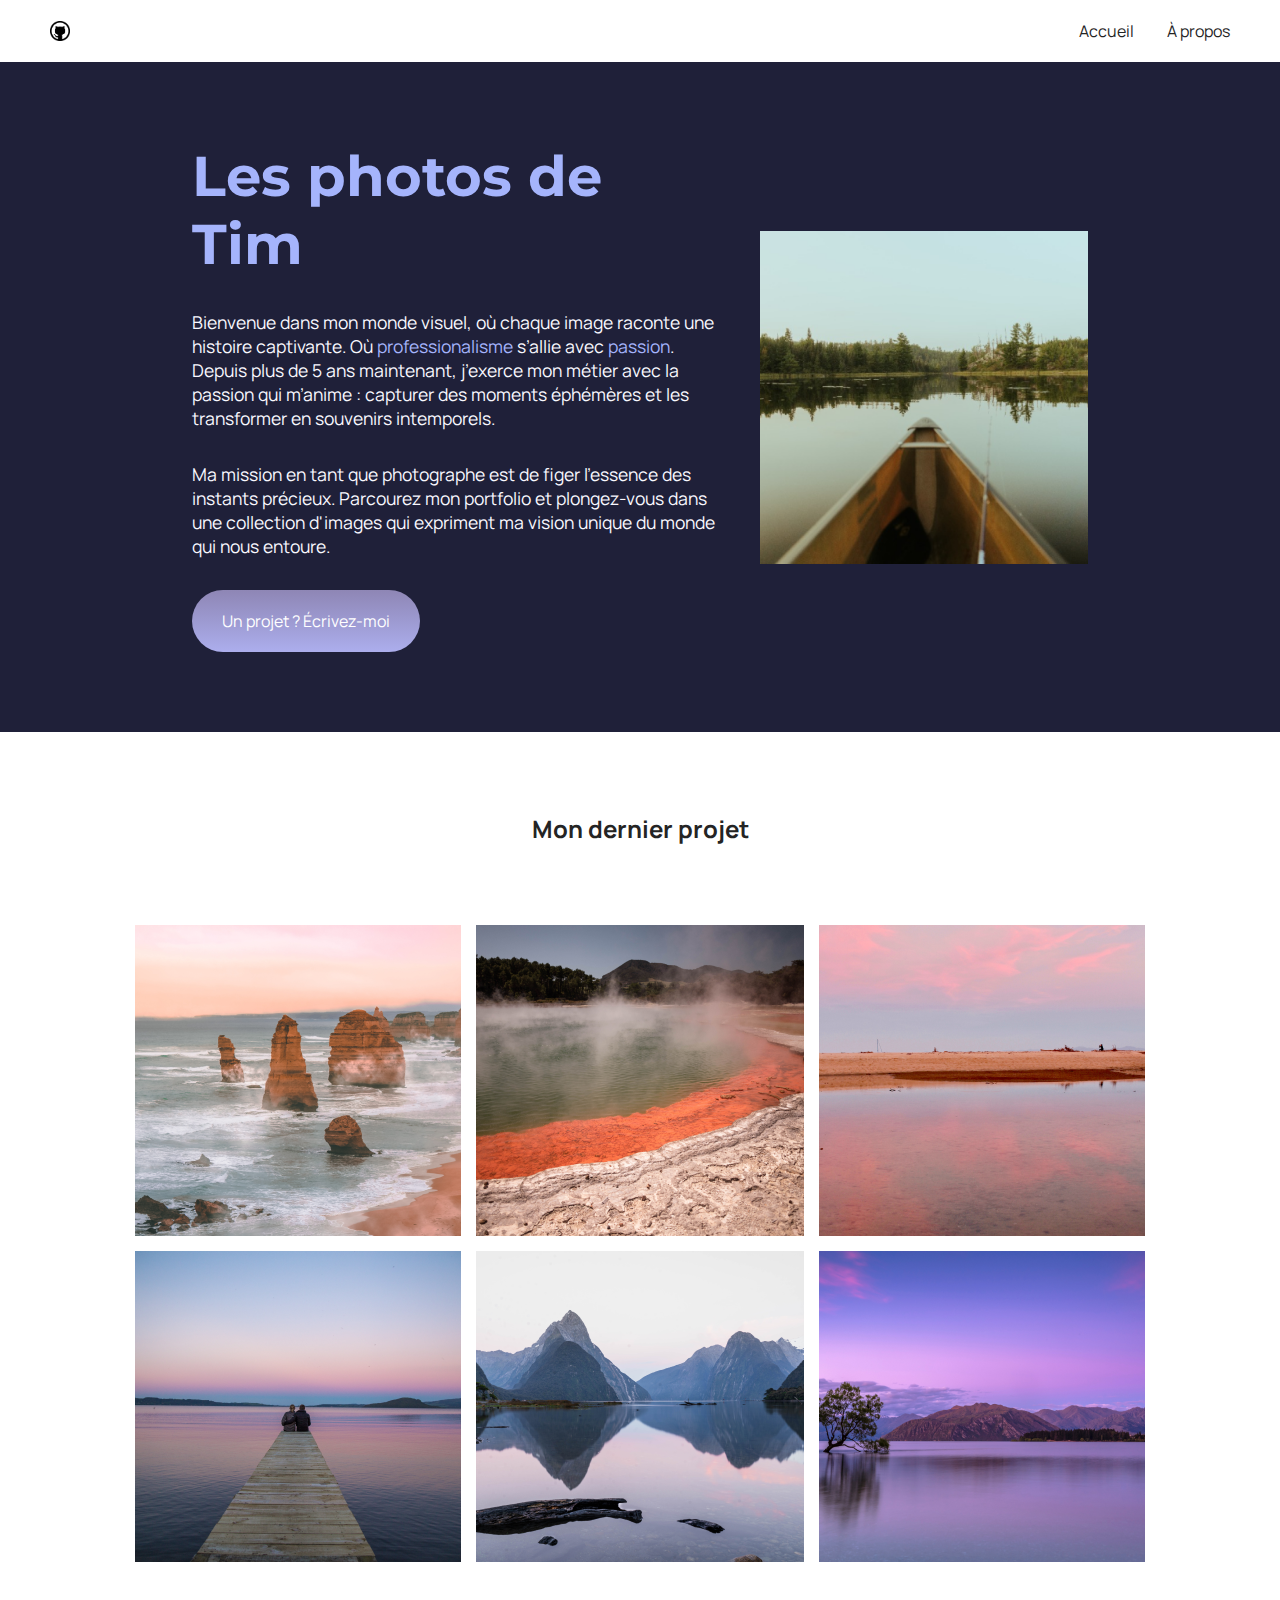
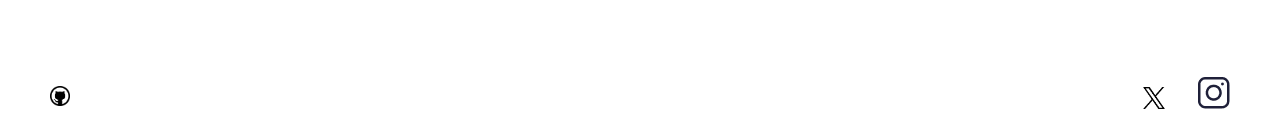
<file: index.html>
<!DOCTYPE html>
<html lang="fr">

<head>
    <meta charset="utf-8" >
    <title>Accueil - Tim photographie</title>
    <link href="style-tim.css" rel="stylesheet" >
    <link rel="preconnect" href="https://fonts.googleapis.com">
    <link rel="preconnect" href="https://fonts.gstatic.com" crossorigin>
    <link href="https://fonts.googleapis.com/css2?family=Manrope&family=Montserrat&display=swap" rel="stylesheet">
</head>

<body>
    <header>
        <!--Navigation principale-->
        <nav>
            <img src="images/github-logo.png" alt="Logo Tim photos" width="20px" height="20px">
            <div>
                <a href="index.html">Accueil</a>
                <a href="a_propos.html">À propos</a>
            </div>
        </nav>
    </header>
    <main>
        <!--Présentation de la mission-->
        <section class="accueil-introduction">
            <div class="accueil-paragraphe">
                <h1>Les photos de Tim</h1>
                <p>
                    Bienvenue dans mon monde visuel, où chaque image raconte une histoire captivante.
                    Où <em>professionalisme</em> s’allie avec <em>passion</em>. 
                    <br/>Depuis plus de 5 ans maintenant, j’exerce mon métier avec la passion
                    qui m’anime : capturer des moments éphémères et les transformer en souvenirs intemporels.
                </p>
                <p>
                    Ma mission en tant que photographe est de figer l'essence des instants précieux. 
                    Parcourez mon portfolio et plongez-vous dans une collection d'images qui expriment ma vision unique du monde qui nous entoure.
                </p>
                <a href="" class="cta">Un projet ? Écrivez-moi</a>
            </div>
            <img src="images/photo-canoe.png" alt="Canoe" width="500px" height="333px">
        </section>
        <!--Galerie photograqphies-->
        <section class="accueil-photos">
            <h2>Mon dernier projet</h2>
            <div>
                <img src="images/Photo1.png" alt="Twelve apostles - Australie" >
                <img src="images/Photo2.png" alt="Wai-O-Tapu - Nouvelle-Zélande" >
                <img src="images/Photo3.png" alt="Parc National d’Abel Tasman - Nouvelle-Zélande" >
            </div>
            <div>
                <img src="images/Photo4.png" alt="Lac Rotorua - Nouvelle-Zélande" >
                <img src="images/Photo5.png" alt="Milford Sound - Nouvelle-Zélande" >
                <img src="images/Photo6.png" alt="Lac Wanaka - Nouvelle-Zélande" >
            </div>
        </section>
    </main>
    <footer>
        <img src="images/github-logo.png" alt="Logo Tim photos"  width="20px" height="20px">
        <!--Liens vers les réseaux sociaux-->
        <div>
        <a target="_blank" href="https://twitter.com/" class="lien-icone">
            <img src="images/x-logo/logo-black.png" alt="Logo Twitter" width="22px" height="22px">
        </a>
        <a target="_blank" href="https://www.instagram.com/" class="lien-icone">
            <img src="images/instagram.png" alt="Logo Instagram" >
        </a>
        </div>
    </footer>
</body>

</html>
</file>
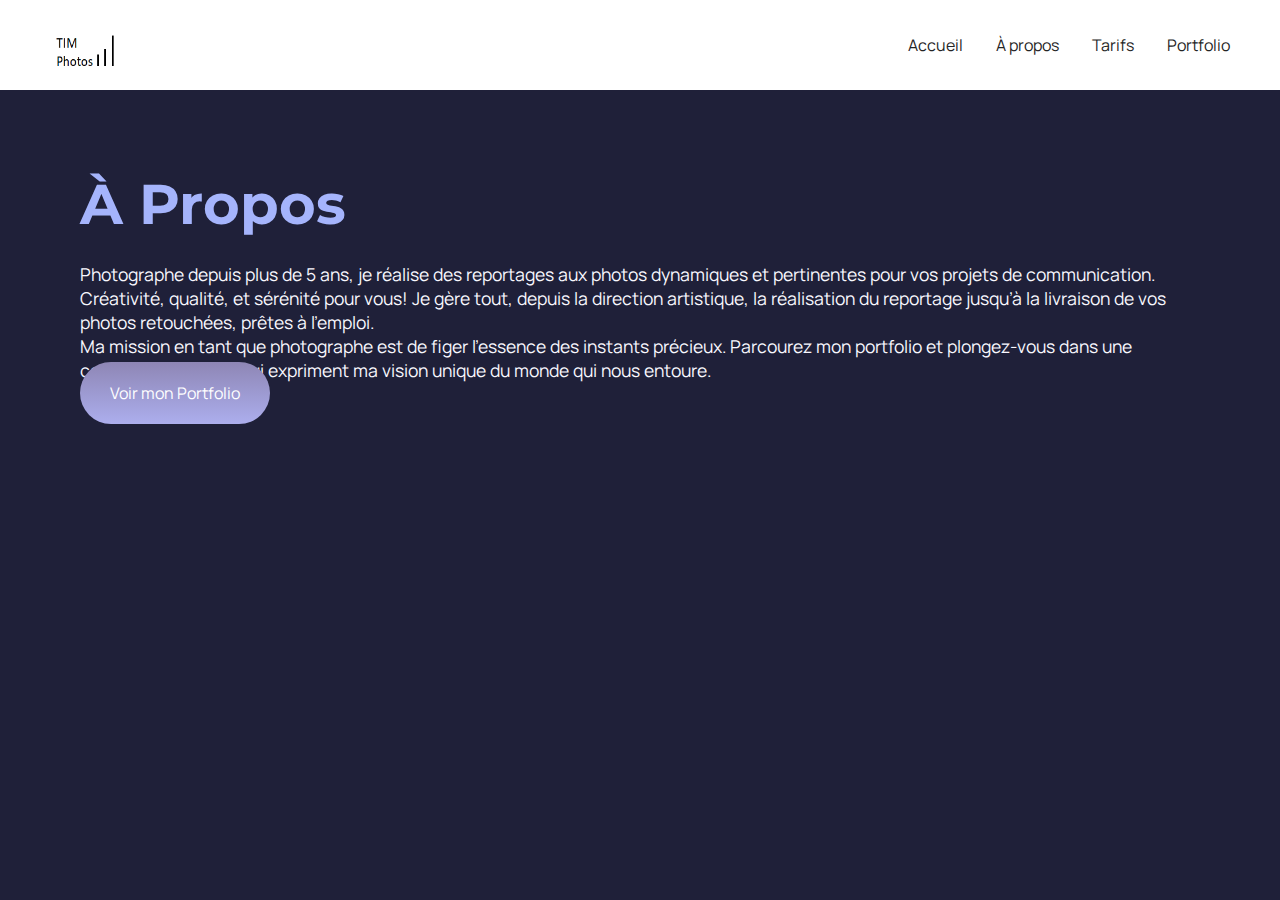
<file: a_propos.html>
<!DOCTYPE html>
<html lang="fr">
<head>
    <meta charset="UTF-8">
    <meta name="viewport" content="width=device-width, initial-scale=1.0">
    <title>à propos</title>
    <link href="a_propos_stylesheet.css" rel="stylesheet" >
    <link rel="preconnect" href="https://fonts.googleapis.com">
    <link rel="preconnect" href="https://fonts.gstatic.com" crossorigin>
    <link href="https://fonts.googleapis.com/css2?family=Manrope&family=Montserrat&display=swap" rel="stylesheet">
</head>
<body>
    <header>
        <!--Navigation principale-->
        <nav>
            <img src="images/logo-TIM-photos.png" alt="Logo Tim photos" width="70px" height="50px">
            <div class="Barre_Navigation">
                <a href="index.html">Accueil</a>
                <a href="a_propos.html">À propos</a>
                <a href="tarifs.html">Tarifs</a>
                <a href="Portfolio.html">Portfolio</a>
            </div>
        </nav>
    </header>
    <main>
          <!--Présentation de la mission-->
          <section class="accueil-introduction">
            <div class="accueil-paragraphe">
                <h1>À Propos</h1>
                <p>
                    <br>Photographe depuis plus de 5 ans, je réalise des reportages aux
                     photos dynamiques et pertinentes pour vos projets de
                     communication. Créativité, qualité, et sérénité pour vous! Je gère
                     tout, depuis la direction artistique, la réalisation du reportage jusqu’à
                     la livraison de vos photos retouchées, prêtes à l’emploi.</br>
                   
                </p>
                <p>
                    Ma mission en tant que photographe est de figer l'essence des instants précieux. 
                    Parcourez mon portfolio et plongez-vous dans une collection d'images qui expriment ma vision unique du monde qui nous entoure.
                </p>
                <a href="Portfolio.html" class="cta">Voir mon Portfolio</a>
            </div>

    
</body>
</html>
</file>
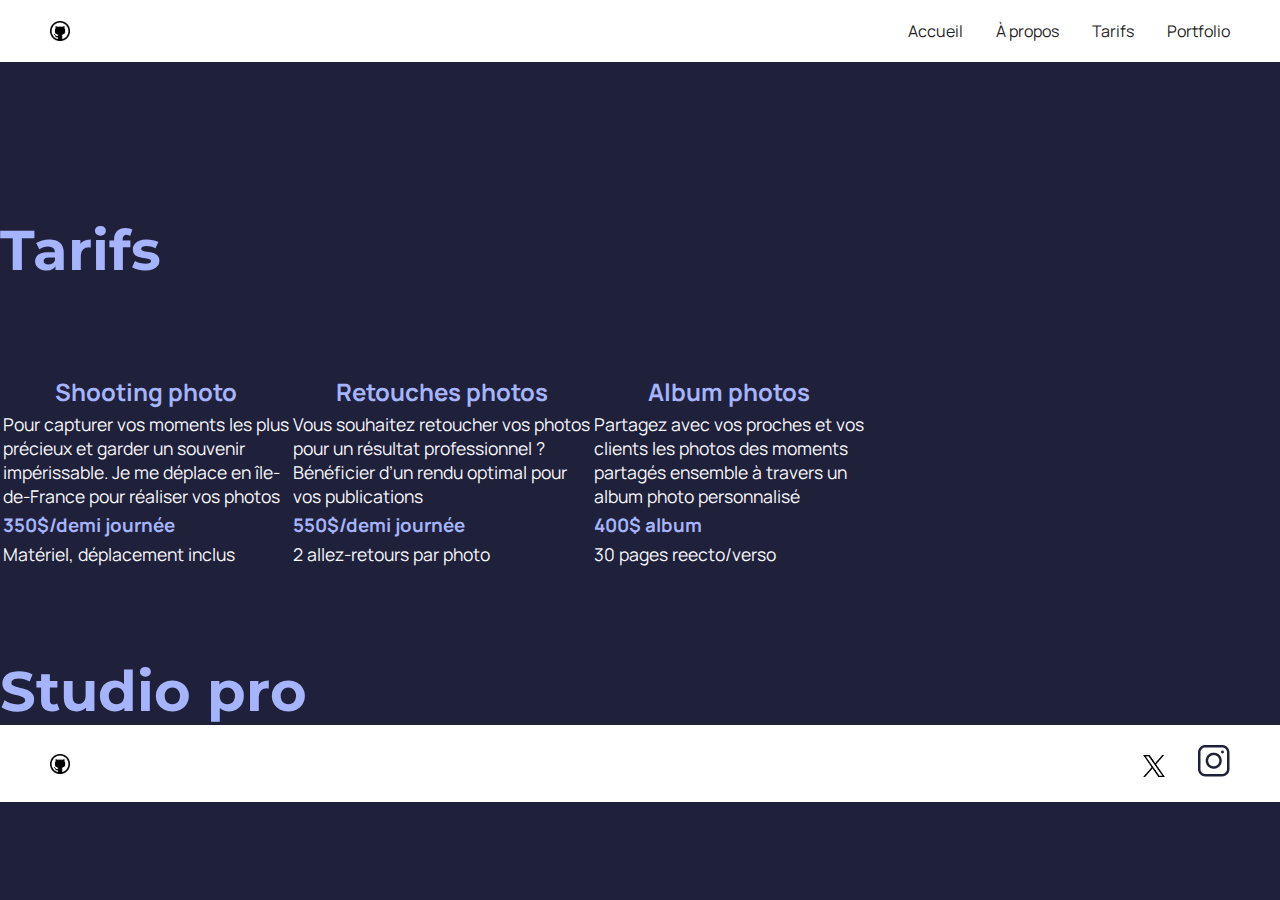
<file: tarifs.html>
<!DOCTYPE html>
<html lang="fr">

<head>
    <meta charset="utf-8" >
    <title>Accueil - Tim photographie</title>
    <link href="style-tim.css" rel="stylesheet" >
    <link rel="preconnect" href="https://fonts.googleapis.com">
    <link rel="preconnect" href="https://fonts.gstatic.com" crossorigin>
    <link href="https://fonts.googleapis.com/css2?family=Manrope&family=Montserrat&display=swap" rel="stylesheet">
</head>
<body>
    <header>
        <!--Navigation principale-->
        <nav>
            <img src="images/github-logo.png" alt="Logo Tim photos" width="20px" height="20px">
            <div>
                <a href="index.html">Accueil</a>
                <a href="a_propos.html">À propos</a>
                <a href="tarifs.html">Tarifs</a>
                <a href="Portfolio.html">Portfolio</a>
            </div>
        </nav>
 </header> 
<main>
 <!--Section tarifs-->
 <br><br><br><br><br><br><br>
 <h1> Tarifs </h1>
 <br><br>

<table>
    <tr>
        <th><h2> Shooting photo</h2></th> <br><br>
        <th><h2>Retouches photos</h2></th>
        <th><h2> Album photos</h2></th>
    </tr>

    <tr>
        <td><p> Pour capturer vos moments les plus <br>
            précieux et garder un souvenir <br>
            impérissable. Je me déplace en île-<br>
            de-France pour réaliser vos photos</p></td>
        
        <td> <p> Vous souhaitez retoucher vos photos <br>
            pour un résultat professionnel ? <br>
            Bénéficier d’un rendu optimal pour <br>
            vos publications</p> </td>

        <td> <p> Partagez avec vos proches et vos <br>
            clients les photos des moments <br>
            partagés ensemble à travers un <br> 
            album photo personnalisé</p></td>
    </tr>

    <tr>
        <td> <h3> 350$/demi journée</h3>  </td>
        <td> <h3> 550$/demi journée</h3>  </td>
        <td> <h3> 400$ album</h3> </td>
    </tr>

    <tr>
        <td><p> Matériel, déplacement inclus</p></td>
        <td><p> 2 allez-retours par photo</p></td>
        <td><p> 30 pages reecto/verso</p></td>
    </tr>
</table>

<br><br><br><br>
<h1> Studio pro </h1>
</main>
<footer>
    <img src="images/github-logo.png" alt="Logo Tim photos"  width="20px" height="20px">
    <!--Liens vers les réseaux sociaux-->
    <div>
    <a target="_blank" href="https://twitter.com/" class="lien-icone">
        <img src="images/x-logo/logo-black.png" alt="Logo Twitter" width="22px" height="22px">
    </a>
    <a target="_blank" href="https://www.instagram.com/" class="lien-icone">
        <img src="images/instagram.png" alt="Logo Instagram" >
    </a>
    </div>
</footer>
</body>
</file>
<file: style-tim.css>
* {
  margin: 0;
}

body {
  font-family: 'Manrope', sans-serif;
  font-size: 1em;
  background-color: #1f2039;
}

a {
  color: #242424;
  text-decoration: none;
}

em {
  color: #a5b4fc;
  font-style: normal;
}

h1 {
  font-size: 3.5em;
  color: #a5b4fc;
  font-family: 'Montserrat', sans-serif;
  
}

h2 {
  color: #a5b4fc;
}

h3 {
  color: #a5b4fc;
}

p,
li {
  font-size: 1.1em;
  color: #f9f8ff;
}

header,
footer {
  background-color: white;
  padding: 20px 50px;
}

.cta {
  background: linear-gradient(#8e86b5, #acaeed);
  color: white;
  border-radius: 50px;
  padding: 20px 30px;
  width: fit-content; /*ajuste la largeur en fonction du contenu qui est inclus */
}

a:hover {
  text-decoration: underline;
}

.cta:hover {
  background: linear-gradient(#696484, #8788ba);
  text-decoration: none;
}

.lien-icone {
  margin-left: 30px;
}

.lien-icone:hover {
  opacity: 0.5;
}

.carre-contenu {
  border-right: 1px solid #8e86b5;
  border-bottom: 1px solid #8e86b5;
  padding: 50px;
}

.carre-contenu h2 {
  margin-top: 30px;
}

.carre-contenu ul {
  margin-top: 30px;
}

section {
  padding: 80px;
}

.a-propos-main {
  width: 50%;
  margin: auto;
}

footer,
nav {
  display: flex;
  flex-direction: row;
  align-items: center;
  justify-content: space-between;
}

nav a {
  margin-left: 30px;
}

.accueil-photos {
  background-color: white;
  padding: 80px;
}

.accueil-photos h2 {
  color: #242424;
  text-align: center;
  margin-bottom: 80px;
}

.accueil-photos div {
  display: flex;
  flex-direction: row;
  gap: 15px;
  justify-content: center;
  margin-bottom: 15px;
}

.accueil-introduction {
  display: flex;
  flex-direction: row;
  width: 70%;
  align-items:  center;
  margin: auto;
  gap: 2rem;
}

.accueil-paragraphe {
  display: flex;
  flex-direction: column;
  gap: 2rem;
}
</file>
<file: a_propos_stylesheet.css>
* {
    margin: 0;
  }
  
  body {
    font-family: 'Manrope', sans-serif;
    font-size: 1em;
    background-color: #1f2039;
  }
  
  a {
    color: #242424;
    text-decoration: none;
  }
  
  em {
    color: #a5b4fc;
    font-style: normal;
  }
  
  h1 {
    font-size: 3.5em;
    color: #a5b4fc;
    font-family: 'Montserrat', sans-serif;
  }
  
  h2 {
    color: #f9f8ff;
  }
  
  p,
  li {
    font-size: 1.1em;
    color: #f9f8ff;
  }
  
  header,
  footer {
    background-color: white;
    padding: 20px 50px;
  }
  
  .cta {
    background: linear-gradient(#8e86b5, #acaeed);
    color: white;
    border-radius: 50px;
    padding: 20px 30px;
    width: fit-content; /*ajuste la largeur en fonction du contenu qui est inclus */
  }
  
  a:hover {
    text-decoration: underline;
  }
  
  .cta:hover {
    background: linear-gradient(#696484, #8788ba);
    text-decoration: none;
  }
  
  .lien-icone {
    margin-left: 30px;
  }
  
  .lien-icone:hover {
    opacity: 0.5;
  }
  
  .carre-contenu {
    border-right: 1px solid #8e86b5;
    border-bottom: 1px solid #8e86b5;
    padding: 50px;
  }
  
  .carre-contenu h2 {
    margin-top: 30px;
  }
  
  .carre-contenu ul {
    margin-top: 30px;
  }
  
  section {
    padding: 80px;
  }
  
  .a-propos-main {
    width: 50%;
    margin: auto;
  }
  
  footer,
  nav {
    display: flex;
    flex-direction: row;
    align-items: center;
    justify-content: space-between;
  }
  
  nav a {
    margin-left: 30px;
  }
</file>
